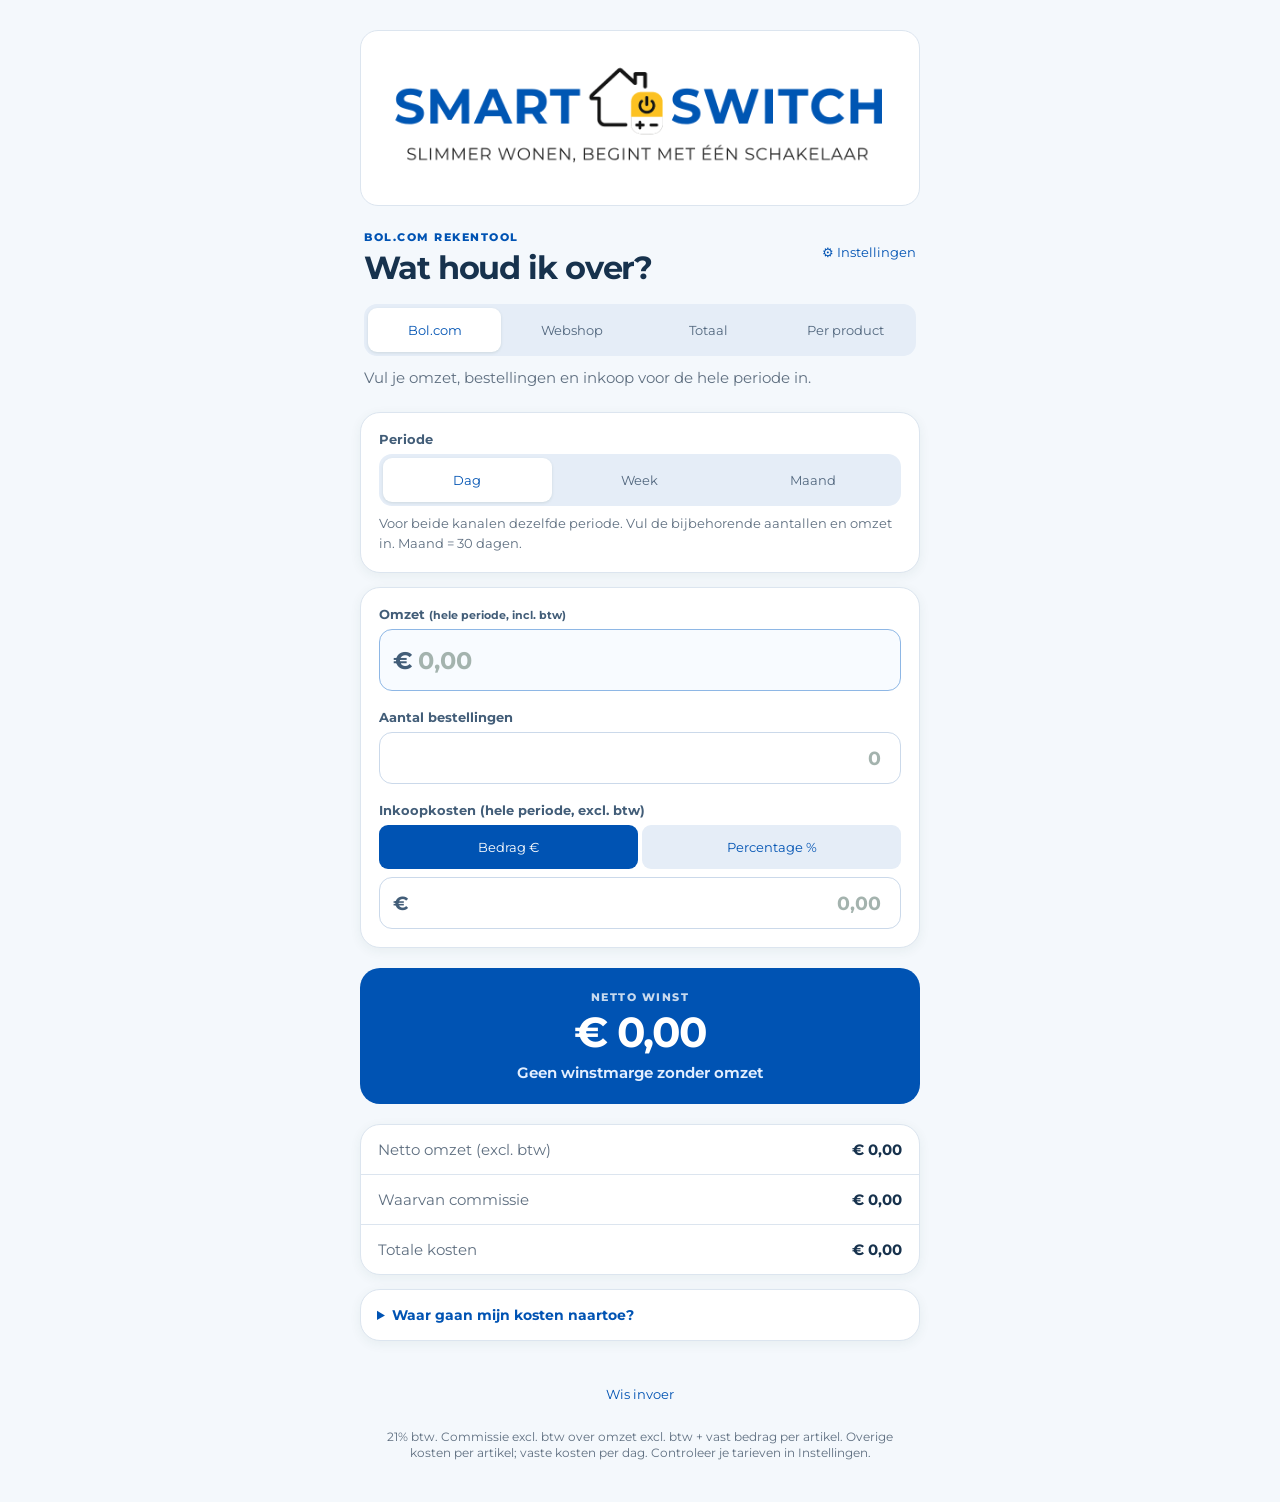
<file: index.html>
<!doctype html>
<html lang="nl"><head><meta charset="UTF-8"><meta name="viewport" content="width=device-width, initial-scale=1, viewport-fit=cover"><meta name="theme-color" content="#0053b3"><meta name="apple-mobile-web-app-capable" content="yes"><meta name="apple-mobile-web-app-title" content="Winsttool"><link rel="manifest" href="manifest.webmanifest"><link rel="stylesheet" href="style.css"><link rel="icon" href="icon.svg"><title>SmartHomeSwitch · Winsttool</title></head>
<body><main class="app"><div class="original-brand"><img src="logo.png" alt="SmartHomeSwitch — Slimmer wonen, begint met één schakelaar" width="1200" height="300"></div><header><div><p class="eyebrow" id="eyebrow">BOL.COM REKENTOOL</p><h1>Wat houd ik over?</h1></div><button class="settings-button" id="openSettings" type="button">⚙ <span>Instellingen</span></button></header>
<nav class="mode-switch" aria-label="Rekentool kiezen"><button class="selected" data-mode="bol" type="button">Bol.com</button><button data-mode="webshop" type="button">Webshop</button><button data-mode="total" type="button">Totaal</button><button data-mode="product" type="button">Per product</button></nav>
<p class="intro" id="intro">Vul omzet, bestellingen en inkoop voor de hele periode in.</p>
<section class="card inputs period-card" aria-label="Periode"><label>Periode</label><div class="period-switch"><button class="selected" data-period="1" type="button">Dag</button><button data-period="7" type="button">Week</button><button data-period="30" type="button">Maand</button></div><small>Voor beide kanalen dezelfde periode. Vul de bijbehorende aantallen en omzet in. Maand = 30 dagen.</small></section><p id="storageNotice" class="note hidden" role="status"></p><section class="card inputs" id="bolInputs"><label for="sale">Omzet <small>(hele periode, incl. btw)</small></label><div class="field emphasis"><span>€</span><input id="sale" inputmode="decimal" placeholder="0,00"></div><label class="input-gap" for="bolOrders">Aantal bestellingen</label><div class="field"><input id="bolOrders" inputmode="numeric" placeholder="0"></div><label class="input-gap" id="bolPurchaseLabel" for="purchase">Inkoopkosten <small>(hele periode, excl. btw)</small></label><div class="purchase-mode"><button data-bol-purchase-mode="amount" type="button">Bedrag €</button><button data-bol-purchase-mode="percentage" type="button">Percentage %</button></div><div class="field"><span id="bolPurchasePrefix">€</span><input id="purchase" inputmode="decimal" placeholder="0,00"><span id="bolPurchaseSuffix" class="hidden">%</span></div></section>
<section class="card inputs hidden" id="webshopInputs"><label class="input-gap" for="revenue">Omzet <small>(periode, incl. btw)</small></label><div class="field emphasis"><span>€</span><input id="revenue" inputmode="decimal" placeholder="0,00"></div><label class="input-gap" for="orders">Aantal bestellingen</label><div class="field"><input id="orders" inputmode="numeric" placeholder="0"></div><label class="input-gap" id="shopPurchaseLabel" for="shopPurchase">Inkoopkosten <small>(hele periode, excl. btw)</small></label><div class="purchase-mode"><button class="selected" data-purchase-mode="amount" type="button">Bedrag €</button><button data-purchase-mode="percentage" type="button">Percentage %</button></div><div class="field"><span id="shopPurchasePrefix">€</span><input id="shopPurchase" inputmode="decimal" placeholder="0,00"><span id="shopPurchaseSuffix" class="hidden">%</span></div></section>
<section class="card inputs hidden" id="productInputs"><label for="productChannel">Verkoopkanaal</label><select id="productChannel"><option value="bol">Bol.com</option><option value="webshop">Webshop</option></select><p class="note">Eén artikel, één bestelling. Zonder huur, dagkosten of algemene overige kosten.</p><label class="input-gap" for="productSale">Verkoopprijs (incl. 21% btw)</label><div class="field"><input id="productSale" inputmode="decimal" value="" placeholder="0,00"></div><label class="input-gap" id="productPurchaseLabel" for="productPurchase">Inkoopprijs (excl. btw)</label><div class="purchase-mode"><button data-product-purchase-mode="amount" type="button">Bedrag €</button><button data-product-purchase-mode="percentage" type="button">Percentage %</button></div><div class="field"><span id="productPurchasePrefix">€</span><input id="productPurchase" inputmode="decimal" placeholder="0,00"><span id="productPurchaseSuffix" class="hidden">%</span></div><details><summary id="productCostsTitle">Directe kosten · Bol.com</summary><p class="note" id="productCostsNote"></p><div id="productBolCosts"><label class="input-gap" for="productCommission">Bol-commissie (% van verkoopprijs excl. btw)</label><div class="field"><input id="productCommission" inputmode="decimal" value="15" placeholder="0,00"></div><label class="input-gap" for="productFixed">Vaste bol-commissie per artikel (€)</label><div class="field"><input id="productFixed" inputmode="decimal" value="1" placeholder="0,00"></div></div><label class="input-gap" for="productFulfilment">Fulfilment per bestelling (€)</label><div class="field"><input id="productFulfilment" inputmode="decimal" value="" placeholder="0,00"></div><label class="input-gap" for="productShipping">Verzending (€)</label><div class="field"><input id="productShipping" inputmode="decimal" value="" placeholder="0,00"></div><label class="input-gap" for="productPackaging">Verpakking (€)</label><div class="field"><input id="productPackaging" inputmode="decimal" value="" placeholder="0,00"></div><div id="productShopCosts" class="hidden"><label class="input-gap" for="productPayment">Betaalkosten (%)</label><div class="field"><input id="productPayment" inputmode="decimal" value="" placeholder="0,00"></div><label class="input-gap" for="productPaymentFixed">Vaste betaalkosten (€)</label><div class="field"><input id="productPaymentFixed" inputmode="decimal" value="" placeholder="0,00"></div></div><label class="input-gap" for="productAds">Advertentiekosten voor deze verkoop (€)</label><div class="field"><input id="productAds" inputmode="decimal" value="" placeholder="0,00"></div></details></section><section id="overview" class="card breakdown hidden"><div><span>Winst / verlies Bol.com</span><b id="bolProfit"></b></div><div><span>Winst / verlies Webshop</span><b id="shopProfit"></b></div></section><section class="profit" aria-live="polite"><p id="profitLabel">NETTO WINST</p><strong id="profit">€ 0,00</strong><span id="margin">0,0% winstmarge</span></section>
<section class="card breakdown"><div><span id="netSaleLabel">Netto verkoopprijs <small>(excl. btw)</small></span><b id="netSale">€ 0,00</b></div><div id="middleRow"><span id="middleLabel">Commissie</span><b id="middleCost">− € 0,00</b></div><div><span>Totale kosten</span><b id="totalCost">− € 0,00</b></div></section><details class="card cost-details"><summary>Waar gaan mijn kosten naartoe?</summary><div class="breakdown" id="costDetails"></div></details><p class="note" id="inputHint" role="status"></p><button id="reset" class="reset" type="button">Wis invoer</button><p class="note" id="note">Commissie: vast bedrag + percentage van de netto verkoopprijs.</p></main>
<dialog id="settingsDialog"><form method="dialog" class="settings-card"><div class="dialog-head"><div><p class="eyebrow" id="settingsEyebrow">BOL.COM KOSTEN</p><h2>Instellingen</h2></div><button class="close" formnovalidate value="cancel" aria-label="Sluiten">×</button></div><p class="dialog-intro" id="settingsIntro">Alle kosten zijn excl. btw en worden bewaard voor je volgende berekeningen.</p>
<div class="settings-grid" id="bolSettings"><div><label for="articlesPerOrder">Artikelen per bestelling <small>(gemiddeld)</small></label><div class="field"><input id="articlesPerOrder" inputmode="decimal" placeholder="1"></div></div><div><label for="bolDaily">Vaste kosten <small>(per dag)</small></label><div class="field"><span>€</span><input id="bolDaily" inputmode="decimal" placeholder="0,00"></div></div><div><label for="fixedCommission">Vaste commissie <small>(per artikel)</small></label><div class="field"><span>€</span><input id="fixedCommission" inputmode="decimal" placeholder="0,00"></div></div><div><label for="commissionRate">Commissie <small>(% van omzet excl. btw)</small></label><div class="field"><input id="commissionRate" inputmode="decimal" placeholder="0"><span>%</span></div></div><div><label for="bolFulfilment">Fulfilmentkosten <small>(gem. per bestelling)</small></label><div class="field"><span>€</span><input id="bolFulfilment" inputmode="decimal" placeholder="0,00"></div></div><div><label for="shipping">Verzendkosten <small>(per bestelling)</small></label><div class="field"><span>€</span><input id="shipping" inputmode="decimal" placeholder="0,00"></div></div><div><label for="bolOther">Overige kosten <small>(per artikel)</small></label><div class="field"><span>€</span><input id="bolOther" inputmode="decimal" placeholder="0,00"></div></div></div>
<div class="settings-grid hidden" id="webshopSettings"><div><label for="ads">Google Ads <small>(per dag)</small></label><div class="field"><span>€</span><input id="ads" inputmode="decimal" placeholder="0,00"></div></div><div><label for="rent">Huur <small>(per dag)</small></label><div class="field"><span>€</span><input id="rent" inputmode="decimal" placeholder="0,00"></div></div><div><label for="shopOther">Overige kosten <small>(per dag)</small></label><div class="field"><span>€</span><input id="shopOther" inputmode="decimal" placeholder="0,00"></div></div><div><label for="shopFulfilment">Fulfilmentkosten <small>(per bestelling)</small></label><div class="field"><span>€</span><input id="shopFulfilment" inputmode="decimal" placeholder="0,00"></div></div></div><button id="saveSettings" class="save" value="default">Instellingen opslaan</button></form></dialog><script src="app.js"></script></body></html>
</file>
<file: style.css>
:root{--ink:#17324d;--muted:#5f6f80;--line:#dce5ef;--green:#0053b3;--coral:#842f29}*{box-sizing:border-box}body{margin:0;min-width:320px;background:#f4f8fc;color:var(--ink);font-family:-apple-system,BlinkMacSystemFont,"Segoe UI",sans-serif}.app{width:min(100%,520px);min-height:100vh;margin:auto;padding:max(30px,env(safe-area-inset-top)) 20px max(30px,env(safe-area-inset-bottom))}header{display:flex;justify-content:space-between;align-items:start;margin:8px 4px}.eyebrow{margin:0 0 7px;color:var(--green);font-weight:800;font-size:11px;letter-spacing:1.5px}h1,h2{margin:0;letter-spacing:-1.1px;line-height:1.05}h1{font-size:32px}h2{font-size:27px}.settings-button{border:0;background:transparent;color:var(--green);font:700 13px inherit;padding:8px 0 8px 12px}.mode-switch,.period-switch{display:grid;gap:4px;padding:4px;border-radius:13px;background:#e5edf7}.mode-switch{grid-template-columns:1fr 1fr;margin:0 4px}.period-switch{grid-template-columns:repeat(3,1fr);margin-bottom:18px}.mode-switch button,.period-switch button{height:38px;border:0;border-radius:9px;background:transparent;color:#52677e;font:750 14px inherit}.mode-switch button.selected,.period-switch button.selected{background:#fff;color:var(--green);box-shadow:0 1px 3px #284c4020}.intro{margin:12px 4px 24px;color:var(--muted);font-size:16px;line-height:1.35}.card{background:#fff;border:1px solid var(--line);border-radius:20px;box-shadow:0 3px 12px #244c4210}.inputs{padding:18px}label{display:block;margin:0 0 7px;font-size:13px;font-weight:700;color:#425d78}.field{display:flex;align-items:center;height:52px;padding:0 13px;border:1.5px solid #cbd9ea;border-radius:13px;background:#fff;color:#425d78;font-size:19px;font-weight:700}.field:focus-within{border-color:var(--green);box-shadow:0 0 0 3px #0053b318}.field input{width:100%;min-width:0;border:0;outline:0;padding:0 6px;background:transparent;color:var(--ink);font:inherit;text-align:right}.field input::placeholder{color:#a4b3ae}.emphasis{height:62px;font-size:24px;border-color:#8eb7e5;background:#f8fbff}.emphasis input{text-align:left}.input-gap{margin-top:18px}.hidden{display:none!important}.profit{margin:20px 0;padding:22px 20px;text-align:center;border-radius:20px;background:var(--green);color:#fff}.profit p{margin:0 0 5px;font-size:11px;font-weight:800;letter-spacing:1.5px;opacity:.78}.profit strong{display:block;font-size:42px;line-height:1.1;letter-spacing:-1.5px}.profit span{display:block;margin-top:7px;font-size:15px;font-weight:650;color:#e3efff}.profit.negative{background:var(--coral)}.profit.negative span{color:#ffe0dc}.breakdown{overflow:hidden}.breakdown div{display:flex;justify-content:space-between;gap:12px;padding:15px 17px;border-bottom:1px solid var(--line);font-size:15px}.breakdown div:last-child{border:0}.breakdown span{color:var(--muted)}.breakdown small{font-size:11px}.breakdown b{white-space:nowrap}.reset{width:100%;min-height:50px;margin-top:18px;border:0;border-radius:14px;background:transparent;color:var(--green);font:750 16px inherit}.note{margin:10px;color:#81908b;font-size:12px;text-align:center;line-height:1.4}dialog{width:min(calc(100% - 24px),480px);max-height:90vh;border:0;border-radius:22px;padding:0;background:transparent;box-shadow:0 18px 50px #0005}dialog::backdrop{background:#12372d88}.settings-card{padding:22px;background:#f7faf8}.dialog-head{display:flex;justify-content:space-between;align-items:start}.close{width:36px;height:36px;border:0;border-radius:50%;background:#e4ece8;color:var(--ink);font-size:28px;line-height:1}.dialog-intro{margin:11px 0 20px;color:var(--muted);font-size:14px}.settings-grid{display:grid;grid-template-columns:1fr 1fr;gap:16px 12px}.save{width:100%;height:52px;margin-top:23px;border:0;border-radius:14px;background:var(--green);color:#fff;font:750 16px inherit}@media(max-width:360px){.app{padding-inline:14px}.inputs{padding:15px}.settings-button span{display:none}.profit strong{font-size:38px}.settings-grid{gap:13px 9px}.field{padding-inline:9px;font-size:17px}}

.mode-switch{grid-template-columns:repeat(3,1fr)}button{cursor:pointer;font-family:inherit!important;min-height:44px}button:focus-visible{outline:3px solid #d49d32;outline-offset:2px}.period-card{margin-bottom:14px}.period-card .period-switch{margin-bottom:8px}.period-card small{color:var(--muted);line-height:1.5;display:block}.purchase-mode{display:grid;grid-template-columns:1fr 1fr;gap:4px;margin-bottom:8px}.purchase-mode button{border:0;border-radius:9px;background:#e5edf7;color:var(--green)}.purchase-mode .selected{background:var(--green);color:white}.settings-grid small{display:block;font-weight:400}.profit strong{font-size:clamp(25px,9vw,42px);overflow-wrap:anywhere}.breakdown b{white-space:normal;text-align:right;overflow-wrap:anywhere;min-width:0}.note{color:#5f6f80}input[aria-invalid=true]{color:var(--coral)}.intro{font-size:15px}#overview{margin-top:14px}

.cost-details{margin-top:14px;overflow:hidden}.cost-details summary{padding:16px;font-size:14px;font-weight:700;cursor:pointer;min-height:48px}.cost-details summary:focus-visible{outline:2px solid var(--green)}

.brand-logo{display:block;width:240px;max-width:85%;height:auto;margin:0 4px 24px}.mode-switch{grid-template-columns:repeat(4,minmax(0,1fr));margin-top:20px}.mode-switch button{font-size:13px;padding:4px}select{width:100%;min-height:48px;border:1px solid var(--line);border-radius:12px;background:white;color:var(--ink);padding:10px;font:inherit}details{margin-top:18px}summary{cursor:pointer;color:var(--green);font-weight:700;padding:10px 0}.profit span{color:#e3efff}.settings-card{background:#f4f8fc}@media(max-width:360px){.mode-switch{grid-template-columns:repeat(2,minmax(0,1fr))}}

.brand{display:flex;align-items:center;gap:12px;padding:20px 16px;background:white;border:1px solid var(--line);border-radius:20px;margin-bottom:24px}.brand-symbol{width:52px;height:52px;flex-shrink:0}.brand-name{font-size:clamp(23px,6.5vw,34px);font-weight:800;letter-spacing:-1.2px;line-height:1.12;color:#0053b3}.brand-accent{color:#15836e;display:block;font-size:.85em;letter-spacing:2px}#productCostsTitle{font-size:16px}#productCostsNote{text-align:left}

@font-face{font-family:Montserrat;src:url("Montserrat.ttf") format("truetype");font-weight:100 900;font-style:normal;font-display:swap}body,input,button,select{font-family:Montserrat,sans-serif}.original-brand{margin:0 0 24px;padding:18px 4px;background:#fff;border:1px solid var(--line);border-radius:18px}.original-brand img{display:block;width:100%;height:auto}.app{width:min(100%,600px)}
</file>
